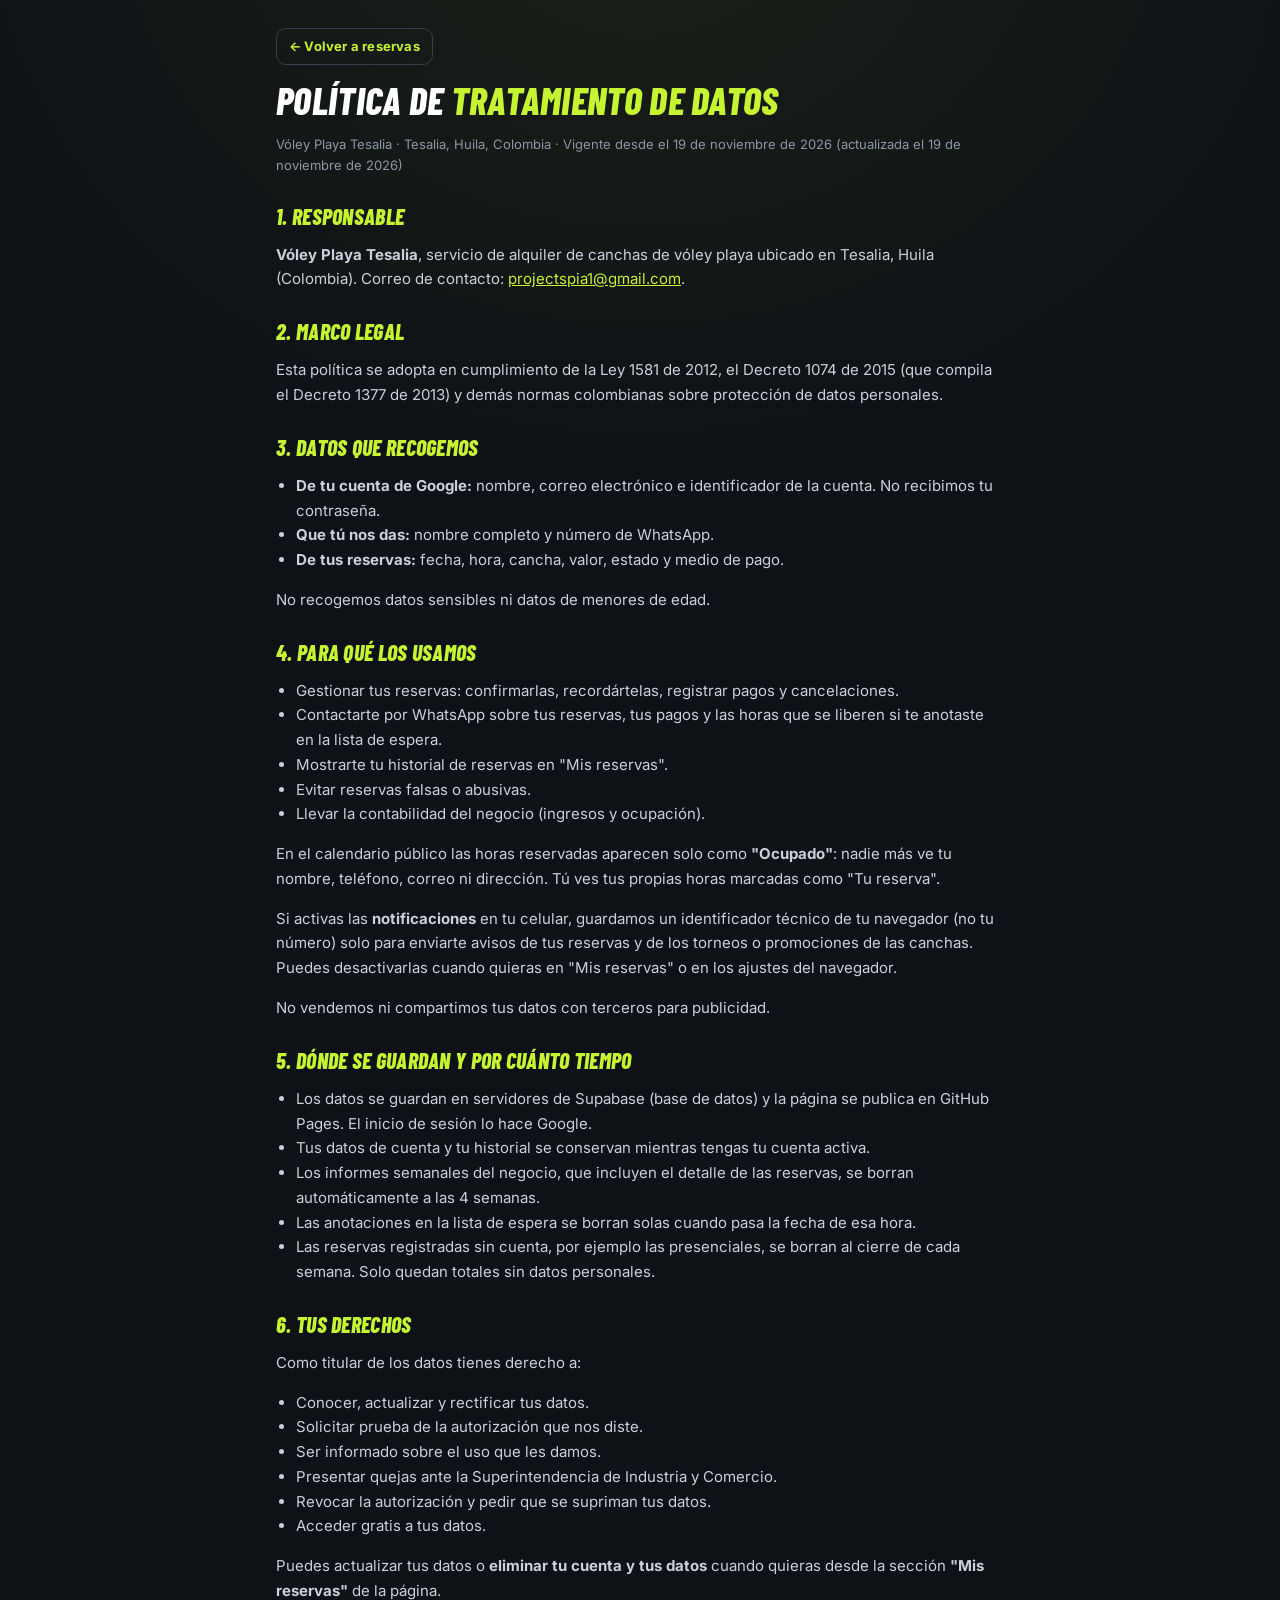
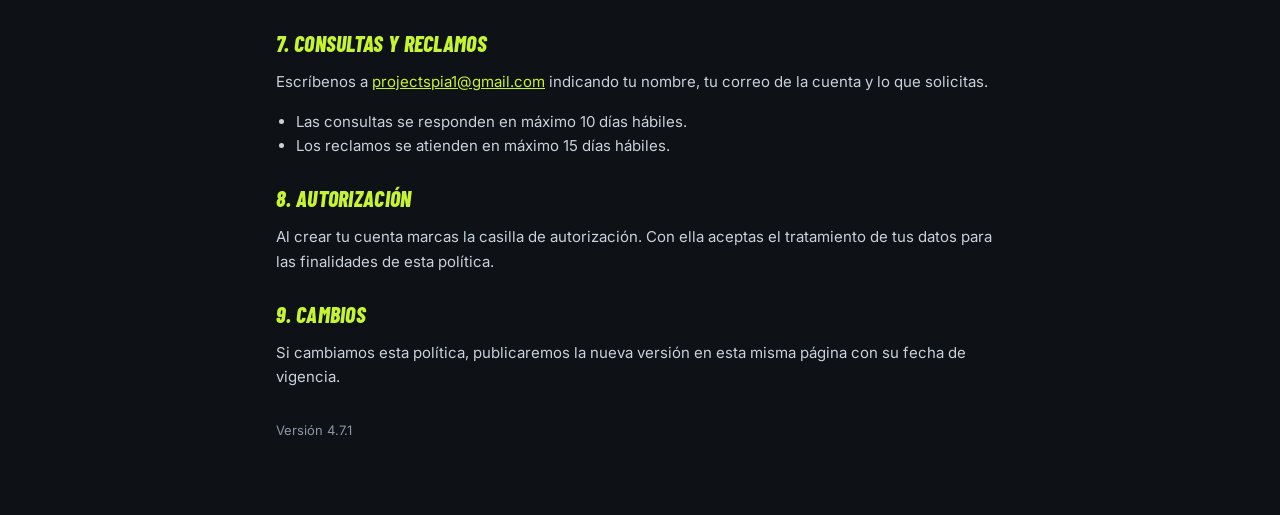
<file: privacidad.html>
<!DOCTYPE html>
<html lang="es">
<head>
<meta charset="utf-8">
<meta name="viewport" content="width=device-width, initial-scale=1">
<meta name="theme-color" content="#0E1116">
<title>Política de tratamiento de datos · Vóley Playa Tesalia</title>
<link rel="preconnect" href="https://fonts.googleapis.com">
<link rel="preconnect" href="https://fonts.gstatic.com" crossorigin>
<link href="https://fonts.googleapis.com/css2?family=Barlow+Condensed:ital,wght@0,700;0,800;1,800&family=Inter:wght@400;500;600;700&display=swap" rel="stylesheet">
<link rel="stylesheet" href="estilos.css">
<style>
  .doc{max-width:760px;margin:0 auto;padding:28px 16px 60px}
  .doc h1{font-size:38px;font-weight:800;font-style:italic;text-transform:uppercase;color:#fff;margin:6px 0 4px}
  .doc h1 em{color:var(--neon)}
  .doc h2{font-size:22px;font-weight:800;font-style:italic;text-transform:uppercase;color:var(--neon);margin:28px 0 8px}
  .doc p,.doc li{color:#C9D1DB;font-size:15px;line-height:1.65}
  .doc ul{padding-left:20px}
  .doc .meta{color:var(--muted);font-size:13px}
  .doc a{color:var(--neon)}
  .volver{display:inline-flex;margin-bottom:10px}
</style>
</head>
<body>
<main class="doc">
  <a class="btn btn-ghost btn-sm volver" href="./">← Volver a reservas</a>
  <h1>Política de <em>tratamiento de datos</em></h1>
  <p class="meta">Vóley Playa Tesalia · Tesalia, Huila, Colombia · Vigente desde el 19 de noviembre de 2026 (actualizada el 19 de noviembre de 2026)</p>

  <h2>1. Responsable</h2>
  <p><b>Vóley Playa Tesalia</b>, servicio de alquiler de canchas de vóley playa ubicado en Tesalia, Huila (Colombia). Correo de contacto: <a href="mailto:projectspia1@gmail.com">projectspia1@gmail.com</a>.</p>

  <h2>2. Marco legal</h2>
  <p>Esta política se adopta en cumplimiento de la Ley 1581 de 2012, el Decreto 1074 de 2015 (que compila el Decreto 1377 de 2013) y demás normas colombianas sobre protección de datos personales.</p>

  <h2>3. Datos que recogemos</h2>
  <ul>
    <li><b>De tu cuenta de Google:</b> nombre, correo electrónico e identificador de la cuenta. No recibimos tu contraseña.</li>
    <li><b>Que tú nos das:</b> nombre completo y número de WhatsApp.</li>
    <li><b>De tus reservas:</b> fecha, hora, cancha, valor, estado y medio de pago.</li>
  </ul>
  <p>No recogemos datos sensibles ni datos de menores de edad.</p>

  <h2>4. Para qué los usamos</h2>
  <ul>
    <li>Gestionar tus reservas: confirmarlas, recordártelas, registrar pagos y cancelaciones.</li>
    <li>Contactarte por WhatsApp sobre tus reservas, tus pagos y las horas que se liberen si te anotaste en la lista de espera.</li>
    <li>Mostrarte tu historial de reservas en "Mis reservas".</li>
    <li>Evitar reservas falsas o abusivas.</li>
    <li>Llevar la contabilidad del negocio (ingresos y ocupación).</li>
  </ul>
  <p>En el calendario público las horas reservadas aparecen solo como <b>"Ocupado"</b>: nadie más ve tu nombre, teléfono, correo ni dirección. Tú ves tus propias horas marcadas como "Tu reserva".</p>
  <p>Si activas las <b>notificaciones</b> en tu celular, guardamos un identificador técnico de tu navegador (no tu número) solo para enviarte avisos de tus reservas y de los torneos o promociones de las canchas. Puedes desactivarlas cuando quieras en "Mis reservas" o en los ajustes del navegador.</p>
  <p>No vendemos ni compartimos tus datos con terceros para publicidad.</p>

  <h2>5. Dónde se guardan y por cuánto tiempo</h2>
  <ul>
    <li>Los datos se guardan en servidores de Supabase (base de datos) y la página se publica en GitHub Pages. El inicio de sesión lo hace Google.</li>
    <li>Tus datos de cuenta y tu historial se conservan mientras tengas tu cuenta activa.</li>
    <li>Los informes semanales del negocio, que incluyen el detalle de las reservas, se borran automáticamente a las 4 semanas.</li>
    <li>Las anotaciones en la lista de espera se borran solas cuando pasa la fecha de esa hora.</li>
    <li>Las reservas registradas sin cuenta, por ejemplo las presenciales, se borran al cierre de cada semana. Solo quedan totales sin datos personales.</li>
  </ul>

  <h2>6. Tus derechos</h2>
  <p>Como titular de los datos tienes derecho a:</p>
  <ul>
    <li>Conocer, actualizar y rectificar tus datos.</li>
    <li>Solicitar prueba de la autorización que nos diste.</li>
    <li>Ser informado sobre el uso que les damos.</li>
    <li>Presentar quejas ante la Superintendencia de Industria y Comercio.</li>
    <li>Revocar la autorización y pedir que se supriman tus datos.</li>
    <li>Acceder gratis a tus datos.</li>
  </ul>
  <p>Puedes actualizar tus datos o <b>eliminar tu cuenta y tus datos</b> cuando quieras desde la sección <b>"Mis reservas"</b> de la página.</p>

  <h2>7. Consultas y reclamos</h2>
  <p>Escríbenos a <a href="mailto:projectspia1@gmail.com">projectspia1@gmail.com</a> indicando tu nombre, tu correo de la cuenta y lo que solicitas.</p>
  <ul>
    <li>Las consultas se responden en máximo 10 días hábiles.</li>
    <li>Los reclamos se atienden en máximo 15 días hábiles.</li>
  </ul>

  <h2>8. Autorización</h2>
  <p>Al crear tu cuenta marcas la casilla de autorización. Con ella aceptas el tratamiento de tus datos para las finalidades de esta política.</p>

  <h2>9. Cambios</h2>
  <p>Si cambiamos esta política, publicaremos la nueva versión en esta misma página con su fecha de vigencia.</p>
  <p class="meta" style="margin-top:30px">Versión 4.7.1</p>
</main>
</body>
</html>
</file>
<file: estilos.css>
:root{
    --bg:#0E1116; --bg-2:#12161D; --card:#171C24; --card-2:#1F2530; --card-3:#262D39;
    --line:#2A313C; --line-2:#363F4C;
    --ink:#EEF2F6; --muted:#8C96A5; --dim:#5D6675;
    --neon:#C6F432; --neon-2:#B2E01E; --neon-ink:#0E1116; --neon-glow:rgba(198,244,50,.28);
    --hot:#FF6B3D;
    --ok:#3DDC84; --ok-bg:rgba(61,220,132,.12);
    --warn:#FFC24B; --warn-bg:rgba(255,194,75,.12);
    --info:#5AB0FF; --info-bg:rgba(90,176,255,.12);
    --bad:#FF5C5C; --bad-bg:rgba(255,92,92,.12);
    --r:16px; --shadow:0 10px 30px rgba(0,0,0,.35);
    /* compatibilidad con nombres anteriores */
    --navy:var(--ink); --orange:var(--neon); --sand:var(--card-2); --sand-2:var(--bg); --white:#fff;
  }
  *{box-sizing:border-box}
  html,body{margin:0;padding:0;background:var(--bg)}
  body{font-family:'Inter',system-ui,-apple-system,'Segoe UI',Roboto,Arial,sans-serif;color:var(--ink);font-size:15px;line-height:1.45;-webkit-font-smoothing:antialiased;
    background-image:radial-gradient(ellipse 80% 40% at 50% -5%,rgba(198,244,50,.07),transparent 70%);background-repeat:no-repeat}
  h1,h2,h3,.disp{font-family:'Barlow Condensed','Inter',sans-serif;margin:0;line-height:1.05;letter-spacing:.3px}
  button,input,select,textarea{font:inherit;color:inherit}
  a{color:var(--neon)}
  ::selection{background:var(--neon);color:var(--neon-ink)}
  .wrap{max-width:980px;margin:0 auto;padding:0 16px}

  /* ---------- Encabezado con ilustración ---------- */
  .hero{position:relative;overflow:hidden;padding:26px 0 70px;background:linear-gradient(180deg,#151A22 0%,var(--bg) 100%);border-bottom:1px solid var(--line)}
  .hero .art{position:absolute;inset:0;pointer-events:none}
  .hero .wrap{position:relative;z-index:1}
  @media(max-width:640px){.hero .art{opacity:.35;transform:translateY(40px)}.hero h1{font-size:30px}}
  .hero .brand{display:flex;align-items:center;gap:14px}
  .hero .logo{width:52px;height:52px;flex:none;filter:drop-shadow(0 0 14px var(--neon-glow))}
  .hero h1{font-size:34px;font-weight:800;font-style:italic;text-transform:uppercase;color:#fff}
  .hero h1 em{font-style:italic;color:var(--neon)}
  .hero p{margin:6px 0 0;color:var(--muted);font-size:14px}
  .chip{display:inline-flex;align-items:center;gap:6px;padding:6px 12px;border-radius:999px;font-size:12px;font-weight:600;background:rgba(255,255,255,.06);border:1px solid var(--line-2);color:var(--ink)}
  .chip.neon{background:var(--neon);color:var(--neon-ink);border-color:var(--neon)}

  /* ---------- Tarjetas ---------- */
  .card{background:var(--card);border-radius:var(--r);box-shadow:var(--shadow);padding:18px;margin:14px 0;border:1px solid var(--line)}
  .card h2{font-size:22px;font-weight:700;font-style:italic;text-transform:uppercase;color:#fff;display:flex;align-items:center;gap:10px}
  .step{width:28px;height:28px;border-radius:8px;background:var(--neon);color:var(--neon-ink);display:inline-grid;place-items:center;font-size:16px;font-weight:800;font-style:italic;flex:none;transform:skewX(-8deg)}
  .muted{color:var(--muted);font-size:13px}

  /* ---------- Botones ---------- */
  .btn{border:0;border-radius:12px;padding:13px 18px;font-weight:700;cursor:pointer;display:inline-flex;align-items:center;justify-content:center;gap:8px;text-decoration:none;transition:transform .06s,background .2s,box-shadow .2s;letter-spacing:.2px}
  .btn:active{transform:scale(.98)}
  .btn-primary{background:var(--neon);color:var(--neon-ink);box-shadow:0 6px 22px var(--neon-glow)}
  .btn-primary:hover{background:var(--neon-2)}
  .btn-navy{background:var(--card-3);color:#fff;border:1px solid var(--line-2)}
  .btn-ghost{background:transparent;border:1.5px solid var(--line-2);color:var(--ink)}
  .btn-ghost:hover{border-color:var(--neon);color:var(--neon)}
  .btn-wa{background:#25D366;color:#06210F}.btn-wa:hover{background:#2EE172}
  .btn-danger{background:var(--bad-bg);color:var(--bad);border:1px solid rgba(255,92,92,.25)}
  .btn-sm{padding:8px 12px;font-size:13px;border-radius:10px}
  .btn[disabled]{opacity:.45;cursor:not-allowed;box-shadow:none}
  .full{width:100%}

  /* ---------- Formularios ---------- */
  label{display:block;font-size:12px;font-weight:600;color:var(--muted);margin:14px 0 6px;text-transform:uppercase;letter-spacing:.6px}
  input[type=text],input[type=tel],input[type=number],input[type=date],input[type=password],select,textarea{width:100%;padding:12px 13px;border:1.5px solid var(--line-2);border-radius:11px;background:var(--bg-2);color:var(--ink);outline:none;color-scheme:dark}
  input::placeholder{color:var(--dim)}
  input:focus,select:focus,textarea:focus{border-color:var(--neon);box-shadow:0 0 0 3px var(--neon-glow)}
  select option{background:var(--card)}
  .row{display:flex;gap:10px;flex-wrap:wrap}.row>*{flex:1 1 140px;min-width:0}
  /* iPhone/Safari: los campos de fecha traen un ancho mínimo propio y se montan sobre el campo vecino */
  input[type=date]{-webkit-appearance:none;appearance:none;display:block;min-width:0;max-width:100%;min-height:47px;line-height:1.2}
  input[type=date]::-webkit-date-and-time-value{text-align:left;margin:0}
  input,select,textarea{max-width:100%;box-sizing:border-box}

  /* ---------- Estados ---------- */
  .badge{display:inline-block;padding:3px 10px;border-radius:999px;font-size:11px;font-weight:700;text-transform:uppercase;letter-spacing:.5px}
  .b-Pendiente{background:var(--warn-bg);color:var(--warn)}
  .b-Confirmada{background:var(--info-bg);color:var(--info)}
  .b-Pagada{background:var(--ok-bg);color:var(--ok)}
  .b-Cancelada,.b-Rechazada{background:var(--bad-bg);color:var(--bad)}

  /* ---------- Utilidades ---------- */
  .toast{position:fixed;left:50%;bottom:24px;transform:translateX(-50%) translateY(140px);background:var(--card-3);border:1px solid var(--line-2);color:#fff;padding:12px 18px;border-radius:12px;font-size:14px;font-weight:600;z-index:99;transition:transform .3s;max-width:92vw;box-shadow:0 10px 30px rgba(0,0,0,.5)}
  .toast.show{transform:translateX(-50%) translateY(0)}
  .toast.err{background:#3A1717;border-color:rgba(255,92,92,.4);color:#FFB3B3}
  .spinner{width:22px;height:22px;border:3px solid rgba(255,255,255,.12);border-top-color:var(--neon);border-radius:50%;animation:spin .8s linear infinite;display:inline-block}
  @keyframes spin{to{transform:rotate(360deg)}}
  .center{text-align:center}
  .hidden{display:none!important}
  .legend{display:flex;gap:14px;flex-wrap:wrap;font-size:12px;color:var(--muted);margin-top:12px}
  .legend i{display:inline-block;width:12px;height:12px;border-radius:4px;margin-right:6px;vertical-align:-1px}
  .modal-bg{position:fixed;inset:0;background:rgba(0,0,0,.65);backdrop-filter:blur(3px);display:flex;align-items:flex-end;justify-content:center;z-index:50}
  .modal{background:var(--card);border:1px solid var(--line-2);width:100%;max-width:520px;border-radius:20px 20px 0 0;padding:22px;max-height:90vh;overflow:auto;animation:up .2s}
  .modal h2{font-size:24px;font-weight:800;font-style:italic;text-transform:uppercase;color:#fff}
  @media(min-width:640px){.modal-bg{align-items:center}.modal{border-radius:20px}}
  @keyframes up{from{transform:translateY(40px);opacity:0}}
  .kv{display:grid;grid-template-columns:auto 1fr;gap:8px 16px;font-size:14px;margin:14px 0}
  .kv b{color:var(--muted);font-weight:500}
  table{width:100%;border-collapse:collapse;font-size:13px}
  th{background:var(--card-2);color:var(--muted);font-weight:600;padding:10px 8px;text-align:left;white-space:nowrap;text-transform:uppercase;font-size:11px;letter-spacing:.6px;border-bottom:1px solid var(--line-2)}
  td{padding:10px 8px;border-bottom:1px solid var(--line);white-space:nowrap}
  tr:nth-child(even) td{background:rgba(255,255,255,.015)}
  .num{text-align:right;font-variant-numeric:tabular-nums}
  .scroll-x{overflow-x:auto;-webkit-overflow-scrolling:touch}
</file>
